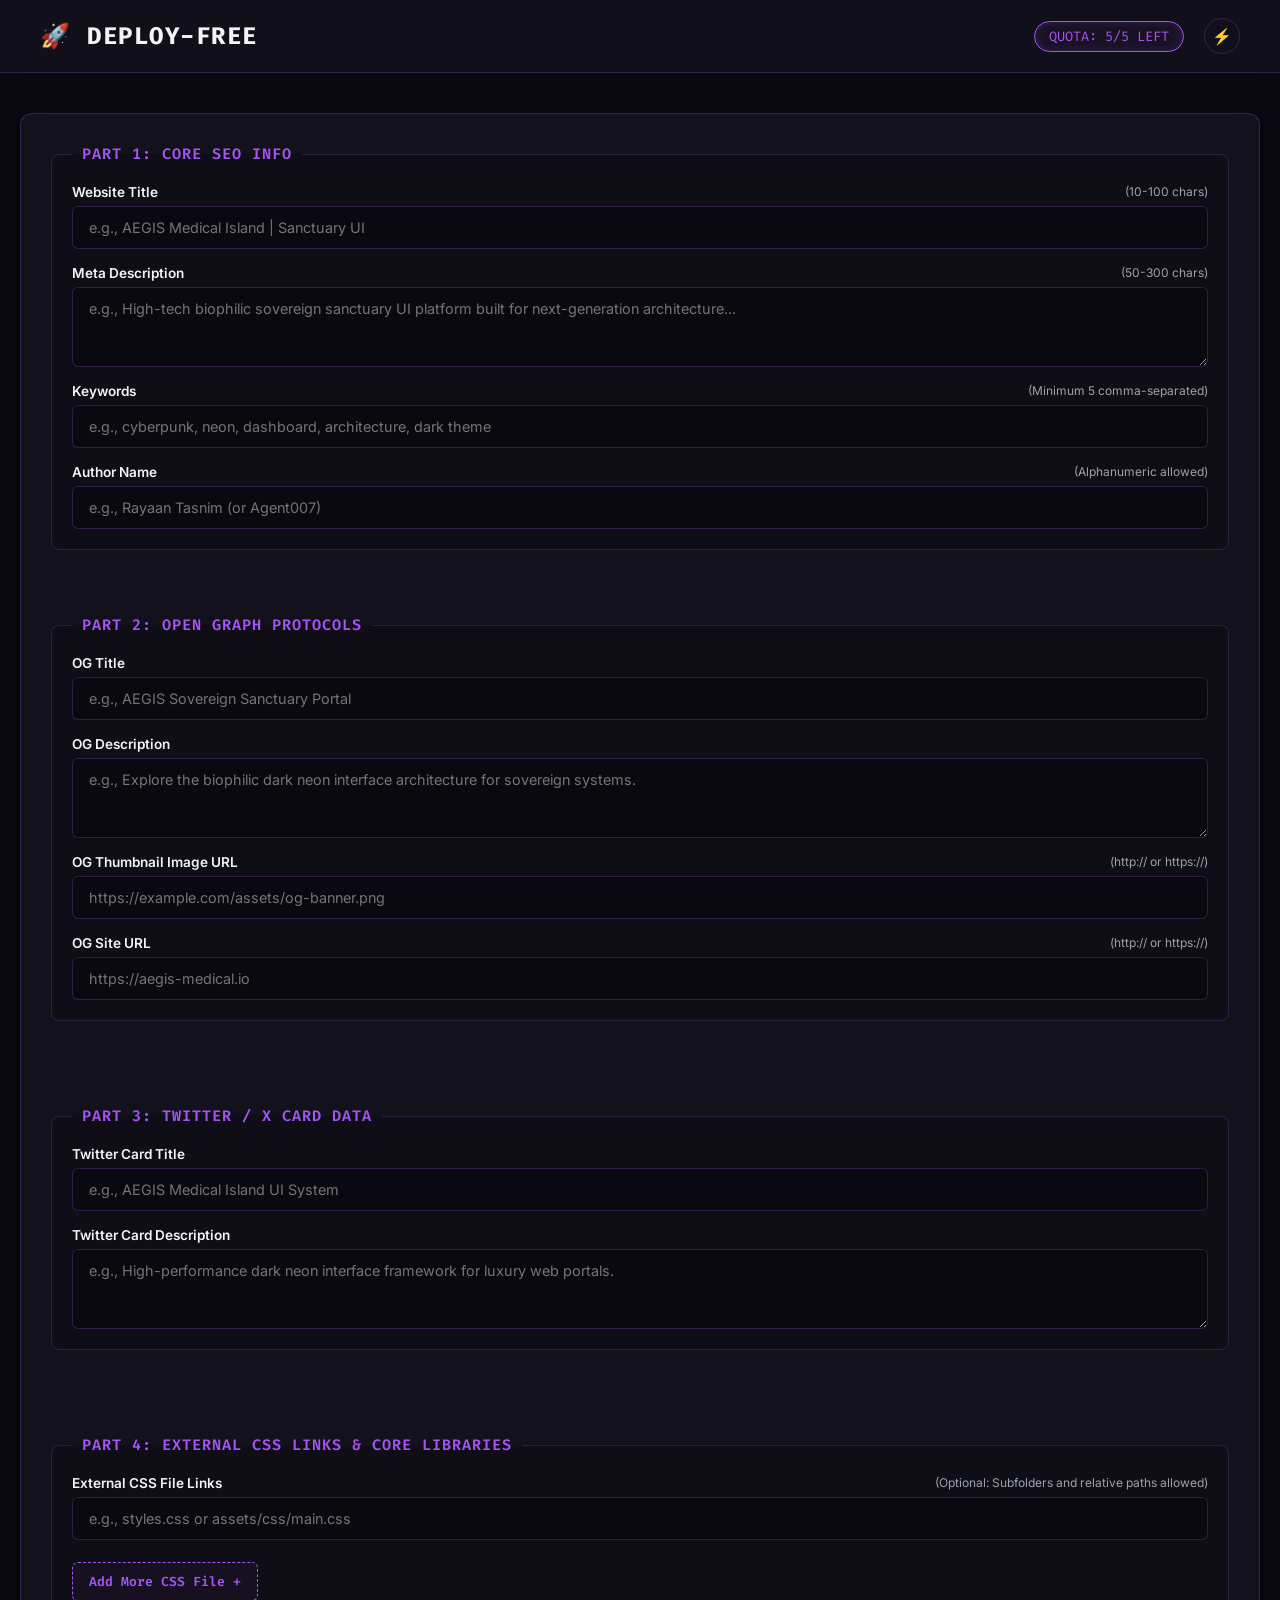
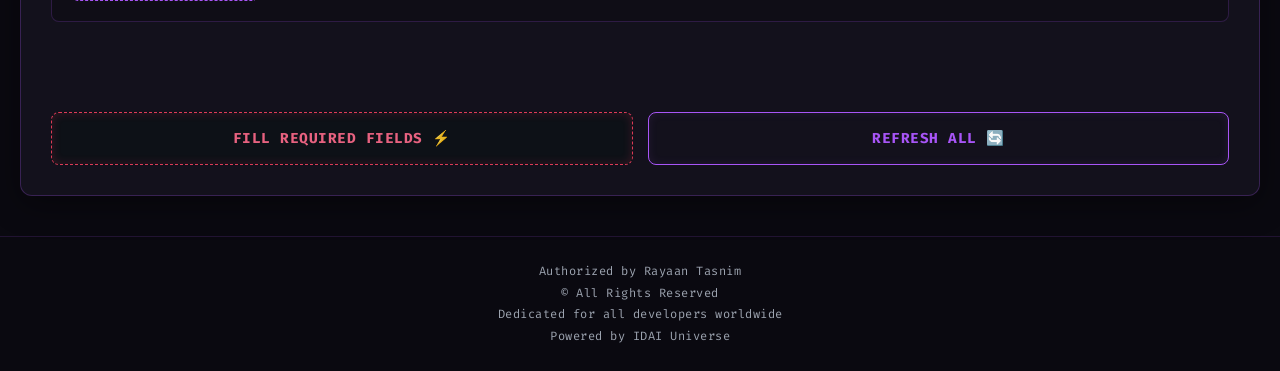
<file: meta-tags-generator.html>
<!doctype html>
<html lang="en">
  <head>
    <meta charset="UTF-8" />
    <meta name="viewport" content="width=device-width, initial-scale=1.0" />

    <title>
      Deploy-Free: Meta Tag Generator : Automated Production Compiler
    </title>
    <link rel="icon" type="image/jpeg" href="favicon.jpg">
    
    <meta
      name="description"
      content="Generate production-ready SEO Meta Tags, Open Graph protocols, and Twitter Cards dynamically. Features real-time error validation, relative CSS directory tracking, and strict 00:00 UTC quota safeguards."
    />
    <meta
      name="keywords"
      content="Meta Tag Generator, Open Graph Compiler, Twitter Card Creator, SEO Optimization Tool, Subfolder CSS Validator, Automated Meta Code"
    />
    <meta name="author" content="Rayaan Tasnim" />

    <!-- Open Graph Protocols (Facebook, LinkedIn) -->
    <meta property="og:type" content="website" />
    <meta
      property="og:title"
      content="Deploy-Free: Dynamic Meta Tag Generator Engine"
    />
    <meta
      property="og:description"
      content="Input your project metadata parameters and instantly compile structured head tags without layout formatting syntax errors."
    />
    <meta property="og:image" content="favicon.jpg" />
    <meta property="og:url" content="https://rayaantasnim.github.io/Meta-Tags-Generator/" />

    <!-- Twitter / X Card Data -->
    <meta name="twitter:card" content="summary_large_image" />
    <meta
      name="twitter:title"
      content="Deploy-Free: Meta Tag Generator | Open Source SEO Tool"
    />
    <meta
      name="twitter:description"
      content="Experience high-tech five seconds matrix loading compilation cycles with active anti-spam debounce and emergency abort configurations."
    />
    <meta name="twitter:image" content="https://rayaantasnim.github.io/Meta-Tags-Generator/" />

    <link rel="preconnect" href="https://fonts.googleapis.com" />
    <link rel="preconnect" href="https://fonts.gstatic.com" crossorigin />
    <link
      href="https://fonts.googleapis.com/css2?family=Fira+Code:wght@400;600&family=Inter:wght@400;500;600;700;800&display=swap"
      rel="stylesheet"
    />
    <link rel="stylesheet" href="css/meta.css" />
  </head>
  <body>
    <header id="mainHeader">
      <a href="#" class="logo">🚀 DEPLOY-FREE</a>

      <div class="header-controls-wrapper">
        <!-- Desktop Controls -->
        <div class="header-status" id="desktopNavControls">
          <div class="quota-badge quota-display-target">QUOTA: 5/5 LEFT</div>
          <button
            type="button"
            class="mode-toggle-btn theme-toggle-target"
            title="Toggle Theme"
          >
            ⚡
          </button>
        </div>

        <!-- Mobile Hamburger Button -->
        <button
          type="button"
          class="hamburger-btn"
          id="hamburgerBtn"
          aria-label="Toggle navigation menu"
          aria-expanded="false"
        >
          ☰
        </button>
      </div>

      <!-- Mobile Navigation Drawer -->
      <div class="mobile-nav-drawer" id="mobileDrawer">
        <div class="mobile-drawer-row">
          <span class="mobile-drawer-label">SYSTEM QUOTA</span>
          <div class="quota-badge quota-display-target">QUOTA: 5/5 LEFT</div>
        </div>
        <div class="mobile-drawer-row">
          <span class="mobile-drawer-label">INTERFACE THEME</span>
          <button
            type="button"
            class="mode-toggle-btn theme-toggle-target"
            title="Toggle Theme"
          >
            ⚡
          </button>
        </div>
      </div>
    </header>

    <div class="limit-banner" id="limitBanner">
      🛑 DAILY GENERATION LIMIT REACHED. REBOOTING THE MATRIX AT MIDNIGHT (00:00
      UTC).
    </div>

    <main class="main-container">
      <!-- SECTION 1: THE INPUT FORM -->
      <section class="form-section" id="formSection">
        <form id="metaForm" novalidate autocomplete="off">
          <!-- Part 1: Core SEO Info -->
          <fieldset>
            <legend>Part 1: Core SEO Info</legend>

            <div class="input-group">
              <label for="siteTitle"
                >Website Title <span class="hint">(10-100 chars)</span></label
              >
              <input
                type="text"
                id="siteTitle"
                required
                placeholder="e.g., AEGIS Medical Island | Sanctuary UI"
              />
              <span class="error-msg" id="err-siteTitle"
                >Must be between 10 and 100 characters.</span
              >
            </div>

            <div class="input-group">
              <label for="metaDesc"
                >Meta Description
                <span class="hint">(50-300 chars)</span></label
              >
              <textarea
                id="metaDesc"
                required
                placeholder="e.g., High-tech biophilic sovereign sanctuary UI platform built for next-generation architecture..."
              ></textarea>
              <span class="error-msg" id="err-metaDesc"
                >Must be between 50 and 300 characters.</span
              >
            </div>

            <div class="input-group">
              <label for="keywords"
                >Keywords
                <span class="hint"
                  >(Minimum 5 comma-separated)</span
                ></label
              >
              <input
                type="text"
                id="keywords"
                required
                placeholder="e.g., cyberpunk, neon, dashboard, architecture, dark theme"
              />
              <span class="error-msg" id="err-keywords"
                >Minumum 5 comma-separated keywords.</span
              >
            </div>

            <div class="input-group">
              <label for="authorName"
                >Author Name
                <span class="hint"
                  >(Alphanumeric allowed)</span
                ></label
              >
              <input
                type="text"
                id="authorName"
                required
                placeholder="e.g., Rayaan Tasnim (or Agent007)"
              />
              <span class="error-msg" id="err-authorName"
                >Author name cannot consist purely of numbers.</span
              >
            </div>
          </fieldset>

          <!-- Part 2: Open Graph Protocols -->
          <br /><br />
          <fieldset>
            <legend>Part 2: Open Graph Protocols</legend>

            <div class="input-group">
              <label for="ogTitle">OG Title</label>
              <input
                type="text"
                id="ogTitle"
                required
                placeholder="e.g., AEGIS Sovereign Sanctuary Portal"
              />
              <span class="error-msg" id="err-ogTitle"
                >This field is required.</span
              >
            </div>

            <div class="input-group">
              <label for="ogDesc">OG Description</label>
              <textarea
                id="ogDesc"
                required
                placeholder="e.g., Explore the biophilic dark neon interface architecture for sovereign systems."
              ></textarea>
              <span class="error-msg" id="err-ogDesc"
                >This field is required.</span
              >
            </div>

            <div class="input-group">
              <label for="ogImage"
                >OG Thumbnail Image URL
                <span class="hint">(http:// or https://)</span></label
              >
              <input
                type="url"
                id="ogImage"
                required
                placeholder="https://example.com/assets/og-banner.png"
              />
              <span class="error-msg" id="err-ogImage"
                >Enter a valid URL starting with http:// or https://</span
              >
            </div>

            <div class="input-group">
              <label for="ogUrl"
                >OG Site URL
                <span class="hint">(http:// or https://)</span></label
              >
              <input
                type="url"
                id="ogUrl"
                required
                placeholder="https://aegis-medical.io"
              />
              <span class="error-msg" id="err-ogUrl"
                >Enter a valid URL starting with http:// or https://</span
              >
            </div>
          </fieldset>

          <!-- Part 3: Twitter / X Card Data -->
          <br /><br /><br />
          <fieldset>
            <legend>Part 3: Twitter / X Card Data</legend>

            <div class="input-group">
              <label for="twTitle">Twitter Card Title</label>
              <input
                type="text"
                id="twTitle"
                required
                placeholder="e.g., AEGIS Medical Island UI System"
              />
              <span class="error-msg" id="err-twTitle"
                >This field is required.</span
              >
            </div>

            <div class="input-group">
              <label for="twDesc">Twitter Card Description</label>
              <textarea
                id="twDesc"
                required
                placeholder="e.g., High-performance dark neon interface framework for luxury web portals."
              ></textarea>
              <span class="error-msg" id="err-twDesc"
                >This field is required.</span
              >
            </div>
          </fieldset>

          <!-- Part 4: External CSS Links & Core Libraries -->
          <br /><br /><br />
          <fieldset>
            <legend>Part 4: External CSS Links & Core Libraries</legend>
            <div class="input-group">
              <label
                >External CSS File Links
                <span class="hint"
                  >(Optional: Subfolders and relative paths allowed)</span
                ></label
              >
              <div class="css-input-wrapper" id="cssInputWrapper">
                <!-- Standard default single input on page load -->
                <div class="css-input-row">
                  <input
                    type="text"
                    class="css-path-input"
                    placeholder="e.g., styles.css or assets/css/main.css"
                  />
                  <span class="error-msg css-error"
                    >Please enter a valid URL or path.</span
                  >
                </div>
              </div>
              <button type="button" id="btnAddCss" class="btn-add-css">
                Add More CSS File +
              </button>
            </div>
          </fieldset>

          <!-- Action Controls Grid -->
          <br /><br />
          <div class="action-button-grid">
            <button
              type="submit"
              id="btnGenerate"
              class="btn btn-primary"
              disabled
            >
              FILL REQUIRED FIELDS ⚡
            </button>
            <button type="button" id="btnRefreshAll" class="btn btn-refresh">
              REFRESH ALL 🔄
            </button>
          </div>
        </form>
      </section>

      <!-- SECTION 2: DYNAMIC OUTPUT BOX -->
      <section class="output-section" id="outputCard">
        <p class="output-intro">
          Your production-ready head tag is compiled successfully. Copy the raw
          codebase directly and paste it into your repository source file.
        </p>

        <div class="code-block-wrapper">
          <pre id="codeOutput"></pre>
        </div>

        <div class="output-utility-grid">
          <button type="button" id="btnCopy" class="btn btn-copy">
            COPY TO CLIPBOARD 📋
          </button>
          <button type="button" id="btnGenerateAgain" class="btn btn-again">
            REGENERATE 🔄
          </button>
        </div>
      </section>
    </main>

    <!-- DUAL PROGRESS BAR AND ULTRASHORT LOADER OVERLAY INTERFACE -->
    <div class="loader-overlay" id="loaderOverlay">
      <div class="loader-card">
        <!-- Component A: Circle Progress Bar (Timer Track) -->
        <div class="circle-progress-wrapper">
          <svg class="circle-svg" viewBox="0 0 100 100">
            <circle class="circle-bg" cx="50" cy="50" r="42"></circle>
            <circle
              class="circle-fill"
              id="circleFill"
              cx="50"
              cy="50"
              r="42"
            ></circle>
          </svg>
          <div class="circle-timer-text" id="circleTimerText">5s</div>
        </div>

        <!-- Component B: Horizontal Linear Progress Bar (Logic Track) -->
        <div class="linear-progress-wrapper">
          <div class="linear-progress-bar" id="linearProgressBar"></div>
        </div>

        <!-- Glowing Status Layout Text -->
        <div class="loader-status-text" id="loaderStatusText">
          Initializing matrix core...
        </div>

        <!-- Abort Protocol Button -->
        <button type="button" id="btnAbort" class="btn-abort">
          ABORT COMPILATION 🛑
        </button>
      </div>
    </div>

    <footer>
      <p>
        Authorized by Rayaan Tasnim <br />
        © All Rights Reserved
      </p>
      <p>
        Dedicated for all developers worldwide <br />
        Powered by IDAI Universe
      </p>
    </footer>

    <script src="js/generate.js"></script>
    <script src="js/meta-tags.js"></script>
  </body>
</html>
</file>
<file: css/meta.css>
:root {
            --bg-color: #0A0910;
            --card-bg: #13111C;
            --primary-neon: #A855F7;
            --secondary-neon: #10B981;
            --alert-neon: #F43F5E;
            --text-main: #F3F4F6;
            --text-muted: #9CA3AF;
            --border-color: rgba(168, 85, 247, 0.25);
            --border-focus: #A855F7;
            --shadow-cyan: 0 0 15px rgba(168, 85, 247, 0.4);
            --shadow-lime: 0 0 20px rgba(16, 185, 129, 0.5);
            --shadow-red: 0 0 25px rgba(244, 63, 94, 0.6);
            --grid-line-color: rgba(168, 85, 247, 0.03);
            --header-bg: rgba(19, 17, 28, 0.85);
            --fieldset-bg: rgba(10, 9, 16, 0.4);
            --code-bg: #050408;
            --footer-border: rgba(168, 85, 247, 0.15);
        }

        body.light-theme {
            --bg-color: #F8FAFC;
            --card-bg: #FFFFFF;
            --primary-neon: #7C3AED;
            --secondary-neon: #059669;
            --alert-neon: #E11D48;
            --text-main: #0F172A;
            --text-muted: #64748B;
            --border-color: rgba(124, 58, 237, 0.25);
            --border-focus: #7C3AED;
            --shadow-cyan: 0 0 15px rgba(124, 58, 237, 0.25);
            --shadow-lime: 0 0 20px rgba(5, 150, 105, 0.3);
            --shadow-red: 0 0 25px rgba(225, 29, 72, 0.3);
            --grid-line-color: rgba(124, 58, 237, 0.06);
            --header-bg: rgba(255, 255, 255, 0.9);
            --fieldset-bg: rgba(241, 245, 249, 0.6);
            --code-bg: #0F172A;
            --footer-border: rgba(124, 58, 237, 0.15);
        }

        * {
            box-sizing: border-box;
            margin: 0;
            padding: 0;
        }

        body {
            background-color: var(--bg-color);
            color: var(--text-main);
            font-family: 'Inter', -apple-system, BlinkMacSystemFont, "Segoe UI", Roboto, sans-serif;
            min-height: 100vh;
            display: flex;
            flex-direction: column;
            overflow-x: hidden;
            opacity: 1;
            visibility: visible;
            transition: background-color 0.3s ease, color 0.3s ease;
        }

        /* Ambient Cyber Grid Background Effect */
        body::before {
            content: '';
            position: fixed;
            top: 0;
            left: 0;
            width: 100vw;
            height: 100vh;
            background: 
                linear-gradient(var(--bg-color), var(--bg-color)),
                linear-gradient(90deg, var(--grid-line-color) 1px, transparent 1px),
                linear-gradient(var(--grid-line-color) 1px, transparent 1px);
            background-size: 100% 100%, 30px 30px, 30px 30px;
            z-index: -1;
            pointer-events: none;
        }

        /* Header Navigation Styles */
        header {
            display: flex;
            justify-content: space-between;
            align-items: center;
            padding: 18px 40px;
            background: var(--header-bg);
            backdrop-filter: blur(12px);
            -webkit-backdrop-filter: blur(12px);
            border-bottom: 1px solid var(--border-color);
            position: sticky;
            top: 0;
            z-index: 100;
            transition: background 0.3s ease, border-color 0.3s ease;
        }

        .logo {
            font-family: 'Fira Code', monospace;
            font-size: clamp(1rem, 4vw, 1.5rem);
            font-weight: 800;
            letter-spacing: 1.5px;
            color: var(--text-main);
            text-transform: uppercase;
            text-decoration: none;
            white-space: nowrap;
            flex-shrink: 0;
            transition: all 0.3s ease-in-out;
        }

        .logo:hover {
            color: var(--primary-neon);
            text-shadow: 0 0 10px var(--primary-neon);
        }

        .header-controls-wrapper {
            display: flex;
            align-items: center;
        }

        .header-status {
            display: flex;
            align-items: center;
            gap: 20px;
        }

        .quota-badge {
            font-family: 'Fira Code', monospace;
            font-size: 0.85rem;
            padding: 6px 14px;
            border-radius: 20px;
            border: 1px solid var(--primary-neon);
            background: rgba(168, 85, 247, 0.05);
            color: var(--primary-neon);
            box-shadow: inset 0 0 8px rgba(168, 85, 247, 0.2);
            transition: all 0.3s ease-in-out;
            white-space: nowrap;
        }

        .mode-toggle-btn {
            width: 36px;
            height: 36px;
            border-radius: 50%;
            border: 1px solid var(--border-color);
            background: transparent;
            display: flex;
            align-items: center;
            justify-content: center;
            cursor: pointer;
            transition: all 0.3s ease-in-out;
            color: var(--primary-neon);
            font-size: 1rem;
            user-select: none;
            flex-shrink: 0;
        }

        .mode-toggle-btn:hover {
            border-color: var(--primary-neon);
            box-shadow: var(--shadow-cyan);
        }

        /* Mobile Hamburger Trigger */
        .hamburger-btn {
            display: none;
            background: transparent;
            border: 1px solid var(--border-color);
            color: var(--primary-neon);
            width: 38px;
            height: 38px;
            border-radius: 6px;
            font-size: 1.25rem;
            cursor: pointer;
            align-items: center;
            justify-content: center;
            transition: all 0.3s ease-in-out;
        }

        .hamburger-btn:hover,
        .hamburger-btn.active {
            border-color: var(--primary-neon);
            box-shadow: var(--shadow-cyan);
            background: rgba(168, 85, 247, 0.1);
        }

        /* Mobile Collapsible Menu Drawer - Enhanced Contrast */
        .mobile-nav-drawer {
            display: none;
            flex-direction: column;
            gap: 16px;
            position: absolute;
            top: 100%;
            left: 0;
            width: 100%;
            background: rgba(10, 9, 16, 0.95);
            backdrop-filter: blur(16px);
            -webkit-backdrop-filter: blur(16px);
            border-bottom: 2px solid var(--primary-neon);
            padding: 24px;
            box-shadow: 0 16px 40px rgba(0, 0, 0, 0.8), 0 0 20px rgba(168, 85, 247, 0.25);
            opacity: 0;
            transform: translateY(-10px);
            pointer-events: none;
            transition: opacity 0.3s ease, transform 0.3s ease;
            z-index: 99;
        }

        body.light-theme .mobile-nav-drawer {
            background: rgba(255, 255, 255, 0.98);
            border-bottom: 2px solid var(--primary-neon);
            box-shadow: 0 16px 40px rgba(15, 23, 42, 0.15), 0 0 20px rgba(124, 58, 237, 0.15);
        }

        .mobile-nav-drawer.open {
            opacity: 1;
            transform: translateY(0);
            pointer-events: auto;
        }

        .mobile-drawer-row {
            display: flex;
            align-items: center;
            justify-content: space-between;
            width: 100%;
            padding: 10px 14px;
            background: var(--fieldset-bg);
            border: 1px solid var(--border-color);
            border-radius: 8px;
            transition: border-color 0.3s ease;
        }

        .mobile-drawer-row:hover {
            border-color: var(--primary-neon);
        }

        .mobile-drawer-label {
            font-family: 'Fira Code', monospace;
            font-size: 0.85rem;
            font-weight: 600;
            color: var(--text-main);
            letter-spacing: 0.5px;
        }

        /* Container & Card Layouts */
        .main-container {
            max-width: 1400px;
            width: 100%;
            margin: 0 auto;
            padding: 40px 20px;
            display: flex;
            flex-direction: row;
            gap: 40px;
            justify-content: center;
            align-items: flex-start;
            flex: 1;
        }

        .limit-banner {
            display: none;
            width: 100%;
            max-width: 1400px;
            margin: 20px auto -20px auto;
            padding: 16px 24px;
            background: rgba(244, 63, 94, 0.1);
            border: 2px solid var(--alert-neon);
            border-radius: 8px;
            color: #FF6B8B;
            font-family: 'Fira Code', monospace;
            font-weight: 700;
            text-align: center;
            box-shadow: var(--shadow-red);
            animation: pulse-glow 2s infinite ease-in-out;
            z-index: 90;
        }

        @keyframes pulse-glow {
            0%, 100% { box-shadow: 0 0 15px rgba(244, 63, 94, 0.4); }
            50% { box-shadow: 0 0 30px rgba(244, 63, 94, 0.8); }
        }

        .form-section {
            flex: 1;
            width: 100%;
            background: var(--card-bg);
            border: 1px solid var(--border-color);
            border-radius: 12px;
            padding: 30px;
            box-shadow: 0 8px 32px rgba(0, 0, 0, 0.4);
            transition: all 0.3s ease-in-out;
        }

        .form-section.blurred {
            filter: blur(6px);
            pointer-events: none;
            user-select: none;
            opacity: 0.5;
        }

        fieldset {
            border: 1px solid rgba(168, 85, 247, 0.2);
            border-radius: 8px;
            padding: 20px;
            margin-bottom: 25px;
            background: var(--fieldset-bg);
            transition: all 0.3s ease-in-out;
        }

        fieldset:hover {
            border-color: rgba(168, 85, 247, 0.4);
        }

        legend {
            font-family: 'Fira Code', monospace;
            font-size: 0.95rem;
            font-weight: 600;
            color: var(--primary-neon);
            padding: 0 10px;
            text-transform: uppercase;
            letter-spacing: 1px;
        }

        .input-group {
            display: flex;
            flex-direction: column;
            gap: 6px;
            margin-bottom: 16px;
        }

        .input-group:last-child {
            margin-bottom: 0;
        }

        label {
            font-size: 0.85rem;
            font-weight: 600;
            color: var(--text-main);
            display: flex;
            justify-content: space-between;
        }

        .hint {
            font-size: 0.75rem;
            color: var(--text-muted);
            font-weight: 400;
        }

        input[type="text"],
        input[type="url"],
        textarea {
            width: 100%;
            background: var(--bg-color);
            border: 1px solid var(--border-color);
            border-radius: 6px;
            padding: 12px 16px;
            color: var(--text-main);
            font-family: inherit;
            font-size: 0.9rem;
            outline: none;
            transition: all 0.3s ease-in-out;
        }

        textarea {
            resize: vertical;
            min-height: 80px;
        }

        input[type="text"]:focus,
        input[type="url"]:focus,
        textarea:focus {
            border-color: var(--primary-neon);
            box-shadow: var(--shadow-cyan);
            background: rgba(168, 85, 247, 0.02);
        }

        input.invalid, textarea.invalid {
            border-color: var(--alert-neon) !important;
            box-shadow: 0 0 10px rgba(244, 63, 94, 0.3) !important;
        }

        input.valid, textarea.valid {
            border-color: var(--secondary-neon) !important;
        }

        .error-msg {
            font-size: 0.75rem;
            color: var(--alert-neon);
            font-family: 'Fira Code', monospace;
            display: none;
            margin-top: 2px;
        }

        /* Dynamic CSS Link Input Row & Neon Remove Button System */
        .css-input-wrapper {
            display: flex;
            flex-direction: column;
            gap: 12px;
            margin-bottom: 16px;
        }

        .css-input-row {
            display: flex;
            align-items: center;
            gap: 10px;
            position: relative;
            animation: fadeInRow 0.3s cubic-bezier(0.16, 1, 0.3, 1);
        }

        @keyframes fadeInRow {
            from {
                opacity: 0;
                transform: translateY(-8px);
            }
            to {
                opacity: 1;
                transform: translateY(0);
            }
        }

        .css-input-row input[type="text"] {
            flex: 1;
        }

        .btn-remove-css {
            width: 42px;
            height: 42px;
            flex-shrink: 0;
            background: rgba(244, 63, 94, 0.1);
            border: 1px solid var(--alert-neon);
            border-radius: 6px;
            color: var(--alert-neon);
            font-family: 'Fira Code', monospace;
            font-size: 1.1rem;
            font-weight: 700;
            cursor: pointer;
            display: flex;
            align-items: center;
            justify-content: center;
            transition: all 0.3s ease-in-out;
            box-shadow: inset 0 0 8px rgba(244, 63, 94, 0.2);
        }

        .btn-remove-css:hover {
            background: var(--alert-neon);
            color: #FFFFFF;
            box-shadow: var(--shadow-red);
            transform: scale(1.05);
        }

        .btn-add-css {
            font-family: 'Fira Code', monospace;
            font-size: 0.82rem;
            font-weight: 600;
            padding: 10px 16px;
            border-radius: 6px;
            border: 1px dashed var(--primary-neon);
            background: rgba(168, 85, 247, 0.05);
            color: var(--primary-neon);
            cursor: pointer;
            display: inline-flex;
            align-items: center;
            gap: 8px;
            transition: all 0.3s ease-in-out;
            align-self: flex-start;
        }

        .btn-add-css:hover {
            background: rgba(168, 85, 247, 0.15);
            border-style: solid;
            box-shadow: var(--shadow-cyan);
            transform: translateY(-1px);
        }

        /* Dynamic Grid Buttons */
        .action-button-grid {
            display: grid;
            grid-template-columns: 1fr 1fr;
            gap: 15px;
            width: 100%;
            margin-top: 25px;
        }

        .btn {
            font-family: 'Fira Code', monospace;
            font-size: 0.9rem;
            font-weight: 700;
            padding: 16px 20px;
            border-radius: 8px;
            cursor: pointer;
            transition: all 0.3s ease-in-out;
            display: flex;
            align-items: center;
            justify-content: center;
            gap: 10px;
            text-transform: uppercase;
            letter-spacing: 0.5px;
            text-align: center;
        }

        /* Cyberpunk Ghost Look for Disabled State with #0D1117 contrast */
        .btn-primary:disabled {
            background: #0D1117;
            border: 1px dashed var(--alert-neon);
            color: #FF6B8B;
            cursor: not-allowed;
            box-shadow: inset 0 0 10px rgba(244, 63, 94, 0.2);
            opacity: 0.9;
        }

        body.light-theme .btn-primary:disabled {
            background: #0D1117;
            color: #FF6B8B;
            border-color: var(--alert-neon);
        }

        .btn-primary.valid-ready:not(:disabled) {
            background: var(--secondary-neon);
            border: 1px solid var(--secondary-neon);
            color: #FFFFFF;
            box-shadow: var(--shadow-lime);
        }

        .btn-primary.valid-ready:not(:disabled):hover {
            background: #0ea572;
            transform: translateY(-2px);
            box-shadow: 0 0 25px rgba(16, 185, 129, 0.8);
        }

        .btn-refresh {
            border: 1px solid var(--primary-neon);
            background: transparent;
            color: var(--primary-neon);
            box-shadow: inset 0 0 10px rgba(168, 85, 247, 0.1);
        }

        .btn-refresh:hover {
            background: var(--primary-neon);
            color: #FFFFFF;
            box-shadow: var(--shadow-cyan);
            transform: translateY(-2px);
        }

        .output-section {
            flex: 1;
            width: 100%;
            background: var(--card-bg);
            border: 1px solid var(--border-color);
            border-radius: 12px;
            padding: 30px;
            box-shadow: 0 8px 32px rgba(0, 0, 0, 0.4);
            display: none;
            opacity: 0;
            transform: translateY(20px);
            transition: opacity 0.4s ease-out, transform 0.4s ease-out;
        }

        .output-section.visible {
            display: block;
            opacity: 1;
            transform: translateY(0);
        }

        .output-intro {
            font-size: 0.9rem;
            color: var(--text-muted);
            margin-bottom: 20px;
            line-height: 1.5;
        }

        .code-block-wrapper {
            background: var(--code-bg);
            border: 2px solid var(--secondary-neon);
            border-radius: 8px;
            padding: 20px;
            box-shadow: var(--shadow-lime);
            overflow-x: auto;
            margin-bottom: 25px;
            position: relative;
        }

        pre {
            font-family: 'Fira Code', monospace;
            font-size: 0.85rem;
            color: #F3F4F6;
            line-height: 1.6;
            white-space: pre;
        }

        .output-utility-grid {
            display: grid;
            grid-template-columns: 1fr 1fr;
            gap: 15px;
        }

        .btn-copy {
            background: rgba(168, 85, 247, 0.1);
            border: 1px solid var(--primary-neon);
            color: var(--primary-neon);
        }

        .btn-copy:hover {
            background: var(--primary-neon);
            color: #FFFFFF;
            box-shadow: var(--shadow-cyan);
        }

        .btn-again {
            background: rgba(255, 255, 255, 0.05);
            border: 1px solid var(--text-muted);
            color: var(--text-main);
        }

        body.light-theme .btn-again {
            background: rgba(0, 0, 0, 0.05);
        }

        .btn-again:hover {
            border-color: var(--text-main);
            background: rgba(255, 255, 255, 0.15);
            transform: translateY(-2px);
        }

        body.light-theme .btn-again:hover {
            background: rgba(0, 0, 0, 0.1);
        }

        /* Dual Progress Bar Loader Overlay Styles (#0D1117) */
        .loader-overlay {
            position: fixed;
            top: 0;
            left: 0;
            width: 100vw;
            height: 100vh;
            background: rgba(13, 17, 23, 0.94);
            backdrop-filter: blur(12px);
            -webkit-backdrop-filter: blur(12px);
            z-index: 1000;
            display: flex;
            align-items: center;
            justify-content: center;
            opacity: 0;
            pointer-events: none;
            transition: opacity 0.3s ease-in-out;
        }

        .loader-overlay.active {
            opacity: 1;
            pointer-events: auto;
        }

        .loader-card {
            background: var(--card-bg);
            border: 1px solid var(--border-color);
            border-radius: 16px;
            padding: 40px;
            width: 100%;
            max-width: 440px;
            display: flex;
            flex-direction: column;
            align-items: center;
            box-shadow: 0 20px 60px rgba(0, 0, 0, 0.8), 0 0 30px rgba(168, 85, 247, 0.25);
            transition: background 0.3s ease, border-color 0.3s ease;
        }

        .circle-progress-wrapper {
            position: relative;
            width: 110px;
            height: 110px;
            margin-bottom: 25px;
        }

        .circle-svg {
            width: 100%;
            height: 100%;
            transform: rotate(-90deg);
        }

        .circle-bg {
            fill: none;
            stroke: rgba(168, 85, 247, 0.15);
            stroke-width: 8;
        }

        .circle-fill {
            fill: none;
            stroke: var(--primary-neon);
            stroke-width: 8;
            stroke-linecap: round;
            stroke-dasharray: 264;
            stroke-dashoffset: 264;
            transition: stroke-dashoffset 1s linear;
        }

        .circle-timer-text {
            position: absolute;
            top: 0;
            left: 0;
            width: 100%;
            height: 100%;
            display: flex;
            align-items: center;
            justify-content: center;
            font-family: 'Fira Code', monospace;
            font-size: 1.4rem;
            font-weight: 700;
            color: var(--text-main);
        }

        .linear-progress-wrapper {
            width: 100%;
            height: 6px;
            background: rgba(168, 85, 247, 0.15);
            border-radius: 3px;
            overflow: hidden;
            margin-bottom: 25px;
        }

        .linear-progress-bar {
            width: 0%;
            height: 100%;
            background: var(--secondary-neon);
            box-shadow: var(--shadow-lime);
            transition: width 1s linear;
        }

        .loader-status-text {
            font-family: 'Fira Code', monospace;
            font-size: 0.85rem;
            color: var(--primary-neon);
            text-align: center;
            min-height: 24px;
            margin-bottom: 30px;
            text-shadow: 0 0 10px rgba(168, 85, 247, 0.4);
            letter-spacing: 0.5px;
        }

        .btn-abort {
            font-family: 'Fira Code', monospace;
            font-size: 0.85rem;
            font-weight: 700;
            padding: 12px 24px;
            border-radius: 8px;
            border: 1px solid var(--alert-neon);
            background: rgba(244, 63, 94, 0.1);
            color: var(--alert-neon);
            cursor: pointer;
            text-transform: uppercase;
            letter-spacing: 0.5px;
            transition: all 0.3s ease-in-out;
            box-shadow: inset 0 0 10px rgba(244, 63, 94, 0.2);
            width: 100%;
        }

        .btn-abort:hover {
            background: var(--alert-neon);
            color: #FFFFFF;
            box-shadow: var(--shadow-red);
            transform: translateY(-2px);
        }

        footer {
            padding: 24px 20px;
            border-top: 1px solid var(--footer-border);
            text-align: center;
            font-family: 'Fira Code', monospace;
            font-size: 0.75rem;
            color: var(--text-muted);
            line-height: 1.8;
            margin-top: auto;
        }

        footer p {
            letter-spacing: 0.5px;
        }

        /* Responsive Breakpoints */
        @media (max-width: 992px) {
            .main-container {
                flex-direction: column;
                align-items: center;
            }
        }

        @media (max-width: 768px) {
            header {
                padding: 14px 20px;
            }

            .header-status {
                display: none;
            }

            .hamburger-btn {
                display: flex;
            }

            .mobile-nav-drawer {
                display: flex;
            }

            .action-button-grid,
            .output-utility-grid {
                grid-template-columns: 1fr;
                gap: 12px;
            }

            .form-section, .output-section {
                padding: 20px;
            }
        }
</file>
